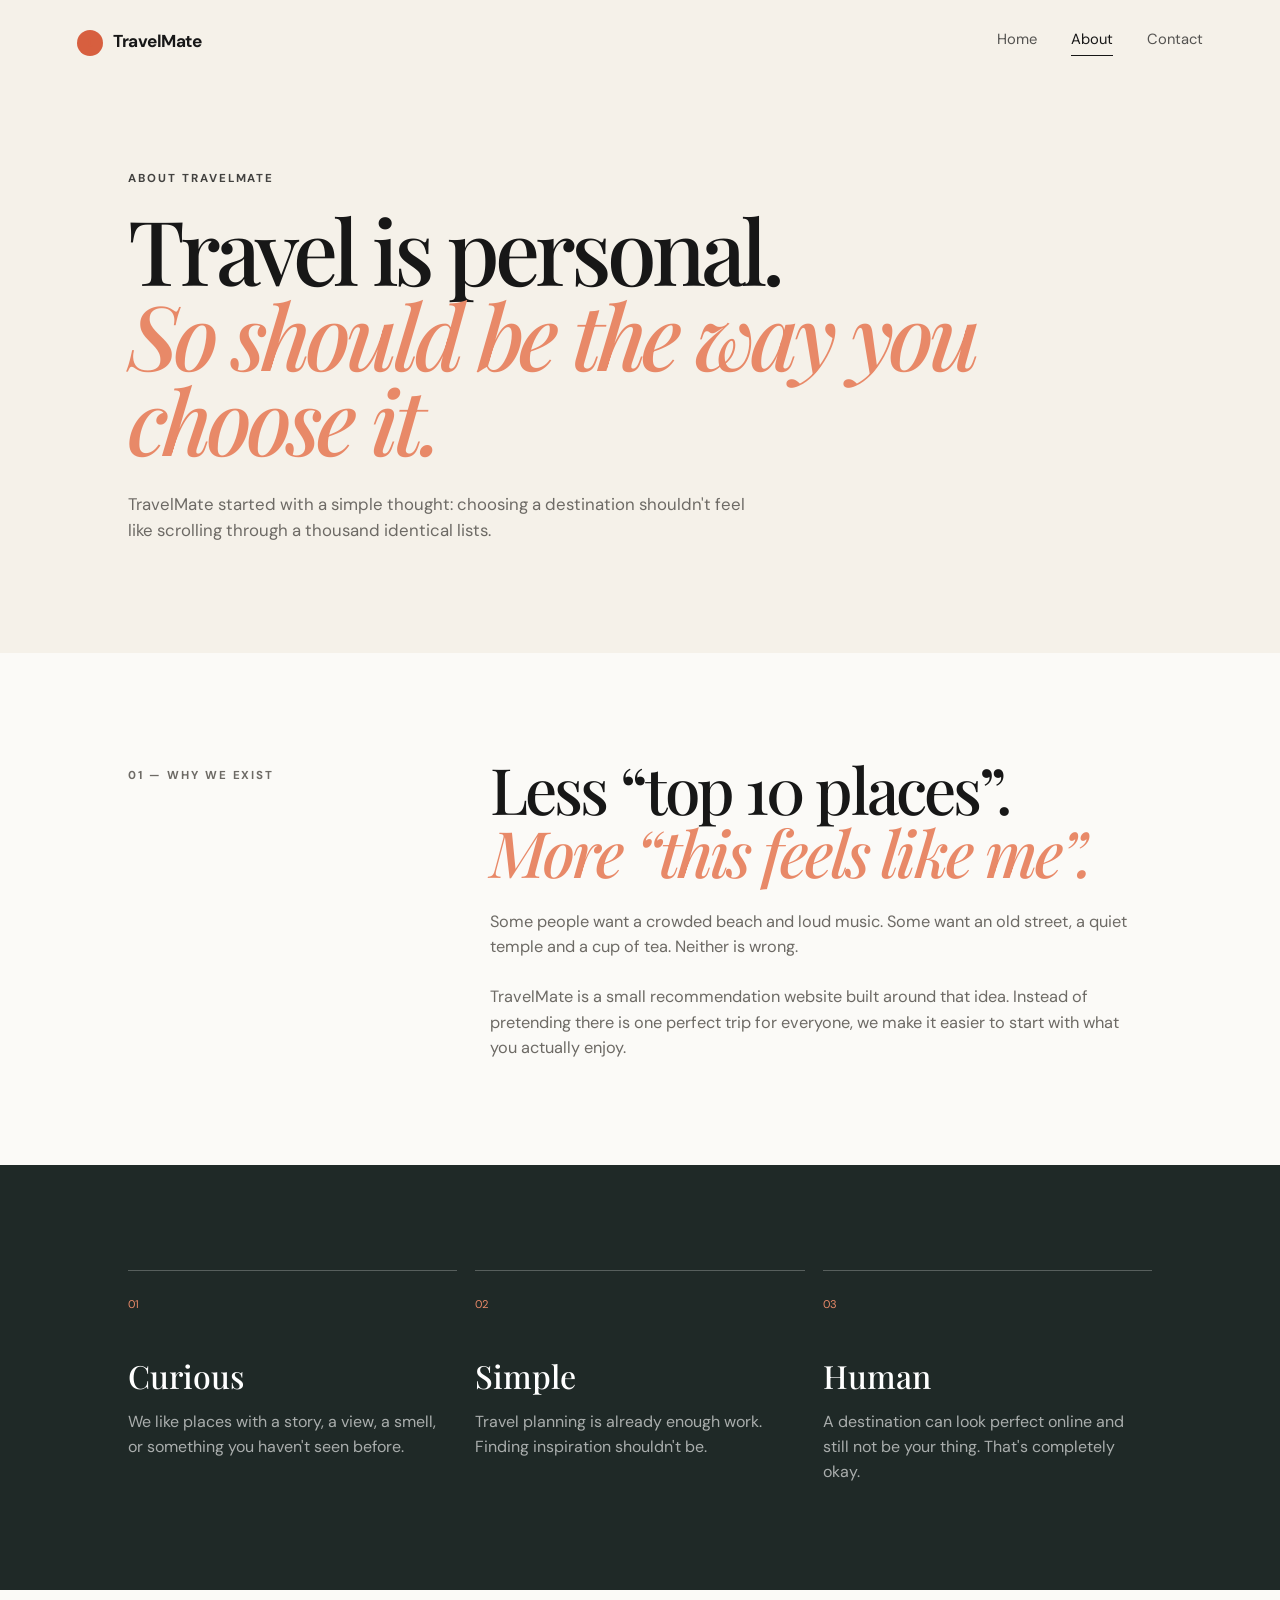
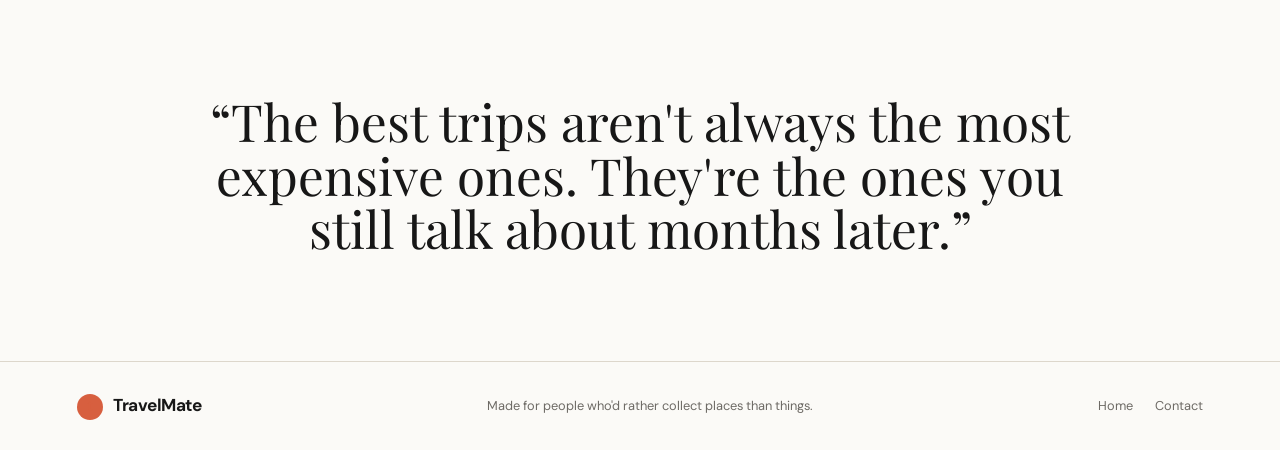
<file: about.html>
<!DOCTYPE html>
<html lang="en">
<head>
  <meta charset="UTF-8">
  <meta name="viewport" content="width=device-width, initial-scale=1.0">
  <title>About — TravelMate</title>
  <link rel="preconnect" href="https://fonts.googleapis.com">
  <link rel="preconnect" href="https://fonts.gstatic.com" crossorigin>
  <link href="https://fonts.googleapis.com/css2?family=DM+Sans:wght@400;500;600;700&family=Playfair+Display:ital,wght@0,500;0,600;1,500;1,600&display=swap" rel="stylesheet">
  <link rel="stylesheet" href="style.css">
</head>
<body class="light-page">
  <nav class="nav">
    <a class="brand" href="index.html"><span>t</span> TravelMate</a>
    <button class="menu-toggle" aria-label="Open menu">☰</button>
    <div class="nav-links">
      <a href="index.html">Home</a>
      <a class="active" href="about.html">About</a>
      <a href="contact.html">Contact</a>
    </div>
  </nav>

  <main class="page-main">
    <section class="page-hero">
      <p class="eyebrow">ABOUT TRAVELMATE</p>
      <h1>Travel is personal.<br><em>So should be the way you choose it.</em></h1>
      <p>TravelMate started with a simple thought: choosing a destination shouldn't feel like scrolling through a thousand identical lists.</p>
    </section>

    <section class="about-story section">
      <div class="section-label">01 — WHY WE EXIST</div>
      <div class="story-copy">
        <h2>Less “top 10 places”.<br><em>More “this feels like me”.</em></h2>
        <p>Some people want a crowded beach and loud music. Some want an old street, a quiet temple and a cup of tea. Neither is wrong.</p>
        <p>TravelMate is a small recommendation website built around that idea. Instead of pretending there is one perfect trip for everyone, we make it easier to start with what you actually enjoy.</p>
      </div>
    </section>

    <section class="values section">
      <article><span>01</span><h3>Curious</h3><p>We like places with a story, a view, a smell, or something you haven't seen before.</p></article>
      <article><span>02</span><h3>Simple</h3><p>Travel planning is already enough work. Finding inspiration shouldn't be.</p></article>
      <article><span>03</span><h3>Human</h3><p>A destination can look perfect online and still not be your thing. That's completely okay.</p></article>
    </section>

    <section class="about-quote section">
      <p>“The best trips aren't always the most expensive ones. They're the ones you still talk about months later.”</p>
    </section>
  </main>

  <footer class="footer">
    <div><a class="brand" href="index.html"><span>t</span> TravelMate</a></div>
    <p>Made for people who'd rather collect places than things.</p>
    <div class="footer-links"><a href="index.html">Home</a><a href="contact.html">Contact</a></div>
  </footer>
  <script src="script.js"></script>
</body>
</html>
</file>
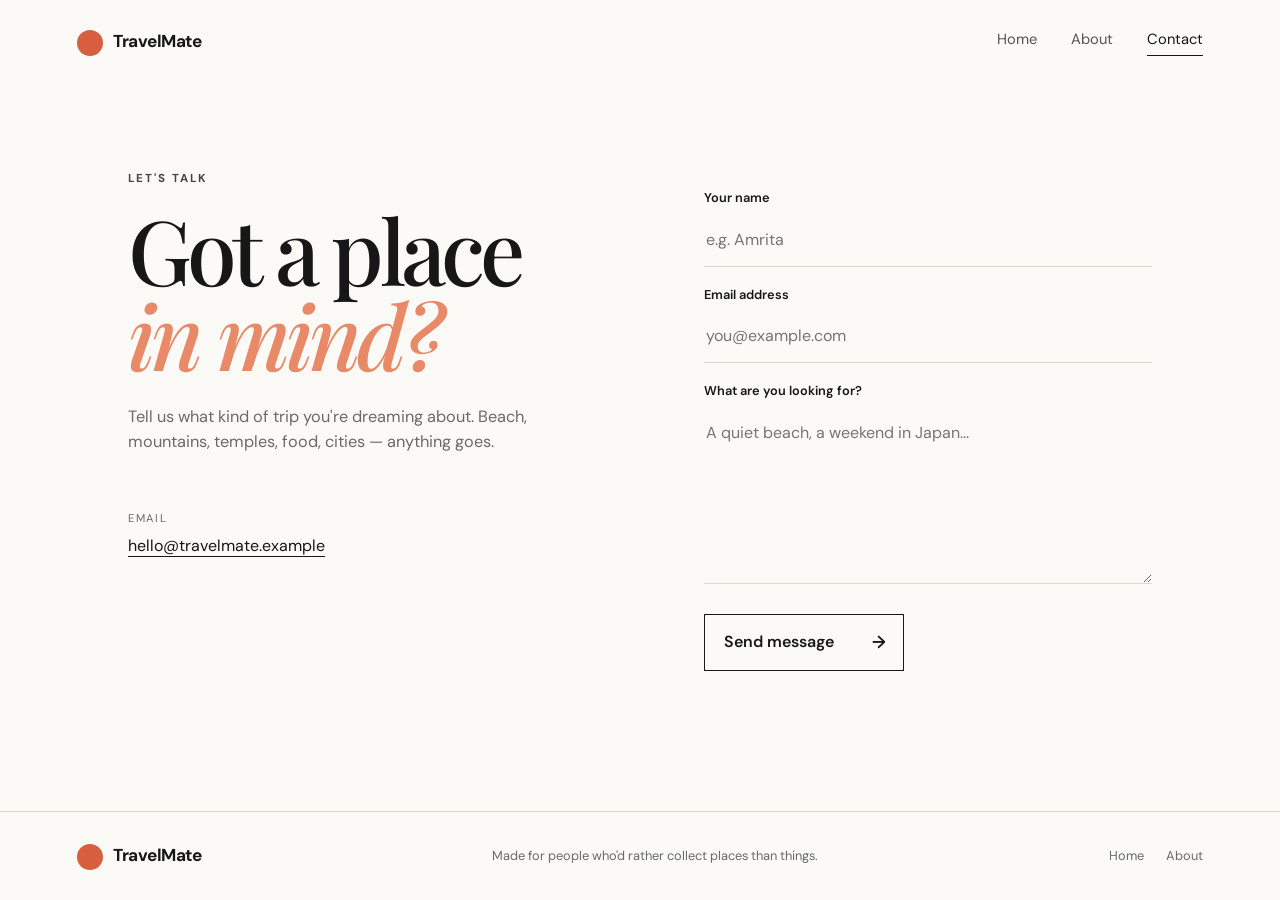
<file: contact.html>
<!DOCTYPE html>
<html lang="en">
<head>
  <meta charset="UTF-8">
  <meta name="viewport" content="width=device-width, initial-scale=1.0">
  <title>Contact — TravelMate</title>
  <link rel="preconnect" href="https://fonts.googleapis.com">
  <link rel="preconnect" href="https://fonts.gstatic.com" crossorigin>
  <link href="https://fonts.googleapis.com/css2?family=DM+Sans:wght@400;500;600;700&family=Playfair+Display:ital,wght@0,500;0,600;1,500;1,600&display=swap" rel="stylesheet">
  <link rel="stylesheet" href="style.css">
</head>
<body class="light-page">
  <nav class="nav">
    <a class="brand" href="index.html"><span>t</span> TravelMate</a>
    <button class="menu-toggle" aria-label="Open menu">☰</button>
    <div class="nav-links">
      <a href="index.html">Home</a>
      <a href="about.html">About</a>
      <a class="active" href="contact.html">Contact</a>
    </div>
  </nav>

  <main class="page-main">
    <section class="contact-layout section">
      <div class="contact-copy">
        <p class="eyebrow">LET'S TALK</p>
        <h1>Got a place<br><em>in mind?</em></h1>
        <p>Tell us what kind of trip you're dreaming about. Beach, mountains, temples, food, cities — anything goes.</p>
        <div class="contact-detail">
          <span>EMAIL</span>
          <a href="mailto:hello@travelmate.example">hello@travelmate.example</a>
        </div>
      </div>

      <form id="contact-form" class="contact-form">
        <label for="name">Your name</label>
        <input id="name" type="text" placeholder="e.g. Amrita" required>

        <label for="email">Email address</label>
        <input id="email" type="email" placeholder="you@example.com" required>

        <label for="message">What are you looking for?</label>
        <textarea id="message" rows="6" placeholder="A quiet beach, a weekend in Japan..." required></textarea>

        <button class="primary-btn" type="submit">Send message <span>→</span></button>
        <p id="form-message" class="form-message"></p>
      </form>
    </section>
  </main>

  <footer class="footer">
    <div><a class="brand" href="index.html"><span>t</span> TravelMate</a></div>
    <p>Made for people who'd rather collect places than things.</p>
    <div class="footer-links"><a href="index.html">Home</a><a href="about.html">About</a></div>
  </footer>
  <script src="script.js"></script>
</body> 
</html>
</file>
<file: style.css>
:root {
  --ink: #171717;
  --muted: #6d6a65;
  --cream: #f5f1e9;
  --paper: #fbfaf7;
  --line: #ddd7cc;
  --accent: #d75f3f;
  --deep: #1f2927;
  --white: #fff;
}

* { box-sizing: border-box; margin: 0; padding: 0; }

html { scroll-behavior: smooth; }

body {
  background: var(--paper);
  color: var(--ink);
  font-family: "DM Sans", sans-serif;
  line-height: 1.55;
}

a { color: inherit; text-decoration: none; }
button, input, textarea { font: inherit; }

.nav {
  position: absolute;
  top: 0;
  left: 0;
  width: 100%;
  z-index: 10;
  display: flex;
  align-items: center;
  justify-content: space-between;
  padding: 28px 6vw;
  color: white;
}

.nav .brand { color: white; }
.brand { font-size: 1.08rem; font-weight: 700; letter-spacing: -0.03em; }
.brand span {
  display: inline-grid;
  place-items: center;
  width: 26px; height: 26px;
  margin-right: 7px;
  border-radius: 50%;
  background: currentColor;
  color: var(--accent);
  font-family: Georgia, serif;
  font-size: 1rem;
}
.nav-links { display: flex; gap: 34px; }
.nav-links a { opacity: .72; transition: .2s ease; font-size: .92rem; }
.nav-links a:hover, .nav-links a.active { opacity: 1; }
.nav-links a.active::after {
  content: "";
  display: block;
  width: 100%;
  height: 1px;
  margin-top: 4px;
  background: currentColor;
}
.menu-toggle { display: none; background: none; border: 0; color: white; font-size: 1.4rem; }

.hero {
  min-height: 92vh;
  padding: 160px 10vw 70px;
  display: flex;
  align-items: flex-end;
  position: relative;
  overflow: hidden;
  color: white;
  background:
    linear-gradient(90deg, rgba(7,18,18,.76), rgba(7,18,18,.18)),
    url("https://images.unsplash.com/photo-1500534623283-312aade485b7?auto=format&fit=crop&w=2200&q=90") center/cover;
}
.hero-copy { max-width: 820px; position: relative; z-index: 1; }
.eyebrow, .section-label, .result-kicker {
  font-size: .72rem;
  letter-spacing: .17em;
  font-weight: 700;
}
.eyebrow { margin-bottom: 18px; opacity: .8; }
.hero h1, .page-hero h1, .contact-copy h1 {
  font-family: "Playfair Display", Georgia, serif;
  font-size: clamp(3.4rem, 7vw, 7rem);
  line-height: .95;
  letter-spacing: -.055em;
  font-weight: 500;
}
em { font-style: italic; color: #e88968; }
.hero-text { max-width: 530px; margin: 28px 0 32px; font-size: 1.05rem; color: rgba(255,255,255,.82); }
.hero-note { position: absolute; right: 7vw; bottom: 72px; text-transform: uppercase; letter-spacing: .14em; font-size: .7rem; opacity: .75; }
.hero-note span { display: block; font-size: 3rem; font-family: Georgia, serif; letter-spacing: -.06em; }

.primary-btn {
  display: inline-flex;
  align-items: center;
  justify-content: space-between;
  gap: 38px;
  border: 1px solid currentColor;
  padding: 14px 17px 14px 19px;
  background: transparent;
  color: inherit;
  cursor: pointer;
  font-weight: 600;
  transition: .25s ease;
}
.primary-btn:hover { background: var(--accent); border-color: var(--accent); color: white; transform: translateY(-2px); }
.primary-btn span { font-size: 1.1rem; }

.section { padding: 105px 10vw; }
.intro { display: grid; grid-template-columns: .45fr 1fr; gap: 5vw; }
.section-label { color: var(--muted); padding-top: 9px; }
.intro h2, .section-heading h2, .country-top h2, .story-copy h2 {
  font-family: "Playfair Display", Georgia, serif;
  font-size: clamp(2.7rem, 5vw, 5rem);
  line-height: .98;
  font-weight: 500;
  letter-spacing: -.045em;
}
.lead { max-width: 530px; margin-top: 25px; color: var(--muted); font-size: 1.05rem; }

.choice-grid { display: grid; grid-template-columns: repeat(3, 1fr); gap: 1px; padding-top: 0; padding-bottom: 110px; }
.choice-card {
  min-height: 235px;
  padding: 28px;
  text-align: left;
  border: 1px solid var(--line);
  background: var(--paper);
  display: flex;
  flex-direction: column;
  justify-content: space-between;
  cursor: pointer;
  transition: .25s ease;
}
.choice-card:hover { background: var(--deep); color: white; transform: translateY(-7px); }
.choice-number { font-size: .7rem; color: var(--muted); }
.choice-card h3 { font-family: "Playfair Display", Georgia, serif; font-size: 2rem; font-weight: 500; }
.choice-card p { color: var(--muted); margin-top: 5px; font-size: .9rem; }
.choice-card:hover p, .choice-card:hover .choice-number { color: rgba(255,255,255,.6); }
.arrow { align-self: flex-end; font-size: 1.4rem; }

.destination-section { padding-top: 80px; }
.destination-section.warm { background: var(--cream); }
.section-heading { display: flex; justify-content: space-between; align-items: flex-end; gap: 40px; margin-bottom: 48px; }
.section-heading > p { max-width: 300px; color: var(--muted); }
.destination-grid { display: grid; grid-template-columns: 1fr 1fr; gap: 18px; }
.destination-card { height: 510px; position: relative; overflow: hidden; }
.destination-card.tall { height: 610px; margin-top: 70px; }
.destination-card img { width: 100%; height: 100%; object-fit: cover; transition: transform .7s ease; }
.destination-card:hover img { transform: scale(1.045); }
.card-overlay {
  position: absolute;
  inset: auto 0 0;
  padding: 90px 32px 30px;
  color: white;
  background: linear-gradient(transparent, rgba(0,0,0,.72));
}
.card-overlay span { font-size: .67rem; letter-spacing: .16em; font-weight: 700; }
.card-overlay h3 { font-family: "Playfair Display", Georgia, serif; font-size: 2.2rem; font-weight: 500; margin: 5px 0; }
.card-overlay p { max-width: 420px; color: rgba(255,255,255,.82); font-size: .92rem; }

.country-section { background: var(--deep); color: white; }
.country-top { display: flex; justify-content: space-between; gap: 50px; align-items: flex-end; margin: 24px 0 48px; }
.country-top p { color: rgba(255,255,255,.6); max-width: 300px; }
.country-picker { display: flex; gap: 10px; margin-bottom: 28px; }
.country-btn {
  color: rgba(255,255,255,.65);
  border: 1px solid rgba(255,255,255,.22);
  background: transparent;
  padding: 10px 18px;
  cursor: pointer;
  border-radius: 100px;
  transition: .2s ease;
}
.country-btn:hover, .country-btn.active { color: white; background: var(--accent); border-color: var(--accent); }
.country-result { display: grid; grid-template-columns: 1fr 1fr; min-height: 390px; background: #2b3734; }
.country-result > div:first-child { padding: 55px; display: flex; flex-direction: column; justify-content: center; }
.result-kicker { color: #e88968; }
.country-result h3 { font-family: "Playfair Display", Georgia, serif; font-size: 3rem; font-weight: 500; margin: 10px 0; }
.country-result p { color: rgba(255,255,255,.68); max-width: 460px; }
.result-image { overflow: hidden; }
.result-image img { width: 100%; height: 100%; object-fit: cover; }

.closing { text-align: center; padding-top: 135px; padding-bottom: 135px; }
.closing h2 { font-family: "Playfair Display", Georgia, serif; font-size: clamp(3rem, 6vw, 6rem); font-weight: 500; line-height: .98; letter-spacing: -.05em; margin-bottom: 35px; }

.footer {
  border-top: 1px solid var(--line);
  padding: 30px 6vw;
  display: flex;
  justify-content: space-between;
  align-items: center;
  gap: 30px;
  color: var(--muted);
  font-size: .8rem;
}
.footer .brand { color: var(--ink); }
.footer-links { display: flex; gap: 22px; }
.footer-links a:hover { color: var(--ink); }

.page-main { min-height: 78vh; }
.page-hero {
  padding: 170px 10vw 110px;
  background: var(--cream);
}
.page-hero h1 { max-width: 980px; color: var(--ink); }
.page-hero > p:last-child { max-width: 620px; color: var(--muted); margin-top: 30px; font-size: 1.05rem; }

.about-story { display: grid; grid-template-columns: .45fr 1fr; gap: 5vw; }
.story-copy { max-width: 850px; }
.story-copy p { max-width: 650px; color: var(--muted); margin-top: 25px; font-size: 1.02rem; }
.values { display: grid; grid-template-columns: repeat(3,1fr); gap: 18px; background: var(--deep); color: white; }
.values article { border-top: 1px solid rgba(255,255,255,.25); padding-top: 20px; }
.values span { color: #e88968; font-size: .7rem; }
.values h3 { font-family: "Playfair Display", Georgia, serif; font-size: 2rem; font-weight: 500; margin: 35px 0 10px; }
.values p { color: rgba(255,255,255,.62); max-width: 320px; }
.about-quote { text-align: center; }
.about-quote p { max-width: 900px; margin: auto; font-family: "Playfair Display", Georgia, serif; font-size: clamp(2rem,4vw,4rem); line-height: 1.05; }

.contact-layout { display: grid; grid-template-columns: 1fr 1fr; gap: 10vw; padding-top: 170px; }
.contact-copy h1 { color: var(--ink); }
.contact-copy > p:not(.eyebrow) { color: var(--muted); max-width: 480px; margin-top: 28px; font-size: 1.02rem; }
.contact-detail { margin-top: 55px; }
.contact-detail span { display: block; font-size: .7rem; letter-spacing: .15em; color: var(--muted); margin-bottom: 7px; }
.contact-detail a { border-bottom: 1px solid var(--ink); }
.contact-form { display: flex; flex-direction: column; align-self: center; }
.contact-form label { font-size: .8rem; font-weight: 600; margin: 18px 0 7px; }
.contact-form input, .contact-form textarea {
  width: 100%;
  border: 0;
  border-bottom: 1px solid var(--line);
  background: transparent;
  padding: 13px 2px;
  outline: none;
  resize: vertical;
}
.contact-form input:focus, .contact-form textarea:focus { border-color: var(--accent); }
.contact-form .primary-btn { color: var(--ink); margin-top: 30px; width: max-content; }
.form-message { margin-top: 15px; color: #4b765c; font-size: .9rem; min-height: 20px; }

@media (max-width: 800px) {
  .nav { padding: 22px 6vw; }
  .menu-toggle { display: block; }
  .nav-links { display: none; position: absolute; top: 70px; right: 6vw; padding: 20px; background: var(--deep); flex-direction: column; gap: 18px; min-width: 150px; }
  .nav-links.open { display: flex; }
  .hero { min-height: 82vh; padding: 140px 7vw 55px; }
  .hero-note { display: none; }
  .section { padding: 75px 7vw; }
  .intro, .about-story, .contact-layout { grid-template-columns: 1fr; gap: 35px; }
  .choice-grid, .values, .destination-grid, .country-result { grid-template-columns: 1fr; }
  .choice-card { min-height: 190px; }
  .destination-card, .destination-card.tall { height: 450px; margin-top: 0; }
  .section-heading, .country-top { display: block; }
  .section-heading > p, .country-top p { margin-top: 22px; }
  .country-result > div:first-child { padding: 38px 28px; }
  .result-image { height: 320px; }
  .page-hero { padding: 145px 7vw 80px; }
  .contact-layout { padding-top: 135px; }
  .footer { flex-direction: column; align-items: flex-start; }
}


/* Navigation on the light interior pages */
.light-page .nav {
  color: var(--ink);
}
.light-page .nav .brand {
  color: var(--ink);
}
.light-page .menu-toggle {
  color: var(--ink);
}

/* Country recommendation: two-image layout to match the project rubric */
.country-result {
  grid-template-columns: 1fr 1fr;
}
.country-result .result-images {
  display: grid;
  grid-template-columns: 1fr 1fr;
  min-height: 390px;
}
.country-result .result-images img {
  width: 100%;
  height: 100%;
  min-height: 390px;
  object-fit: cover;
}
.country-result .result-images img + img {
  border-left: 2px solid var(--deep);
}

@media (max-width: 800px) {
  .country-result .result-images {
    min-height: 320px;
  }
  .country-result .result-images img {
    min-height: 320px;
  }
}
</file>
